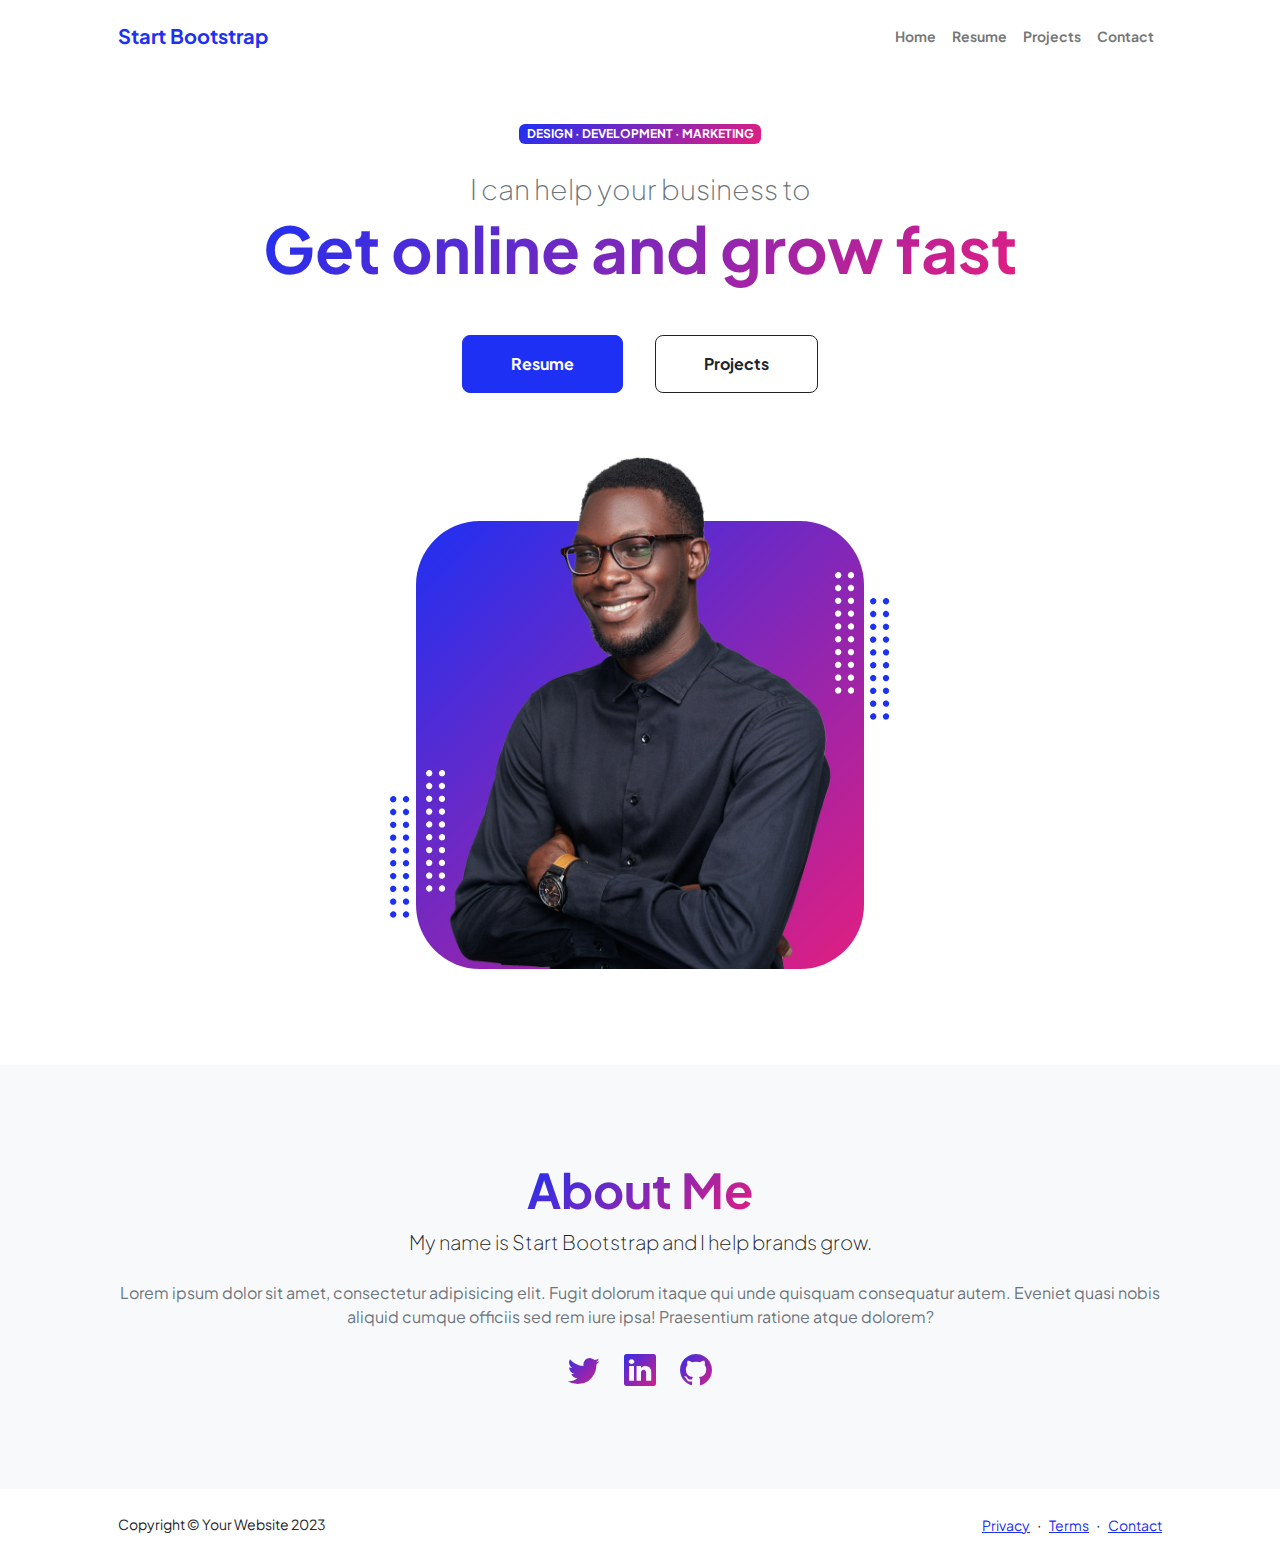
<file: startbootstrap-personal-gh-pages/index.html>
<!DOCTYPE html>
<html lang="en">
    <head>
        <meta charset="utf-8" />
        <meta name="viewport" content="width=device-width, initial-scale=1, shrink-to-fit=no" />
        <meta name="description" content="" />
        <meta name="author" content="" />
        <title>Personal - Start Bootstrap Theme</title>
        <!-- Favicon-->
        <link rel="icon" type="image/x-icon" href="assets/favicon.ico" />
        <!-- Custom Google font-->
        <link rel="preconnect" href="https://fonts.googleapis.com" />
        <link rel="preconnect" href="https://fonts.gstatic.com" crossorigin />
        <link href="https://fonts.googleapis.com/css2?family=Plus+Jakarta+Sans:wght@100;200;300;400;500;600;700;800;900&amp;display=swap" rel="stylesheet" />
        <!-- Bootstrap icons-->
        <link href="https://cdn.jsdelivr.net/npm/bootstrap-icons@1.8.1/font/bootstrap-icons.css" rel="stylesheet" />
        <!-- Core theme CSS (includes Bootstrap)-->
        <link href="css/styles.css" rel="stylesheet" />
    </head>
    <body class="d-flex flex-column h-100">
        <main class="flex-shrink-0">
            <!-- Navigation-->
            <nav class="navbar navbar-expand-lg navbar-light bg-white py-3">
                <div class="container px-5">
                    <a class="navbar-brand" href="index.html"><span class="fw-bolder text-primary">Start Bootstrap</span></a>
                    <button class="navbar-toggler" type="button" data-bs-toggle="collapse" data-bs-target="#navbarSupportedContent" aria-controls="navbarSupportedContent" aria-expanded="false" aria-label="Toggle navigation"><span class="navbar-toggler-icon"></span></button>
                    <div class="collapse navbar-collapse" id="navbarSupportedContent">
                        <ul class="navbar-nav ms-auto mb-2 mb-lg-0 small fw-bolder">
                            <li class="nav-item"><a class="nav-link" href="index.html">Home</a></li>
                            <li class="nav-item"><a class="nav-link" href="resume.html">Resume</a></li>
                            <li class="nav-item"><a class="nav-link" href="projects.html">Projects</a></li>
                            <li class="nav-item"><a class="nav-link" href="contact.html">Contact</a></li>
                        </ul>
                    </div>
                </div>
            </nav>
            <!-- Header-->
            <header class="py-5">
                <div class="container px-5 pb-5">
                    <div class="row gx-5 align-items-center">
                        <div class="col-xxl-5">
                            <!-- Header text content-->
                            <div class="text-center text-xxl-start">
                                <div class="badge bg-gradient-primary-to-secondary text-white mb-4"><div class="text-uppercase">Design &middot; Development &middot; Marketing</div></div>
                                <div class="fs-3 fw-light text-muted">I can help your business to</div>
                                <h1 class="display-3 fw-bolder mb-5"><span class="text-gradient d-inline">Get online and grow fast</span></h1>
                                <div class="d-grid gap-3 d-sm-flex justify-content-sm-center justify-content-xxl-start mb-3">
                                    <a class="btn btn-primary btn-lg px-5 py-3 me-sm-3 fs-6 fw-bolder" href="resume.html">Resume</a>
                                    <a class="btn btn-outline-dark btn-lg px-5 py-3 fs-6 fw-bolder" href="projects.html">Projects</a>
                                </div>
                            </div>
                        </div>
                        <div class="col-xxl-7">
                            <!-- Header profile picture-->
                            <div class="d-flex justify-content-center mt-5 mt-xxl-0">
                                <div class="profile bg-gradient-primary-to-secondary">
                                    <!-- TIP: For best results, use a photo with a transparent background like the demo example below-->
                                    <!-- Watch a tutorial on how to do this on YouTube (link)-->
                                    <img class="profile-img" src="assets/profile.png" alt="..." />
                                    <div class="dots-1">
                                        <!-- SVG Dots-->
                                        <svg version="1.1" xmlns="http://www.w3.org/2000/svg" xmlns:xlink="http://www.w3.org/1999/xlink" x="0px" y="0px" viewBox="0 0 191.6 1215.4" style="enable-background: new 0 0 191.6 1215.4" xml:space="preserve">
                                            <g transform="translate(0.000000,1280.000000) scale(0.100000,-0.100000)">
                                                <path d="M227.7,12788.6c-105-35-200-141-222-248c-43-206,163-412,369-369c155,32,275,190,260,339c-11,105-90,213-190,262        C383.7,12801.6,289.7,12808.6,227.7,12788.6z"></path>
                                                <path d="M1507.7,12788.6c-151-50-253-216-222-362c25-119,136-230,254-255c194-41,395,142,375,339c-11,105-90,213-190,262        C1663.7,12801.6,1569.7,12808.6,1507.7,12788.6z"></path>
                                                <path d="M227.7,11508.6c-105-35-200-141-222-248c-43-206,163-412,369-369c155,32,275,190,260,339c-11,105-90,213-190,262        C383.7,11521.6,289.7,11528.6,227.7,11508.6z"></path>
                                                <path d="M1507.7,11508.6c-151-50-253-216-222-362c25-119,136-230,254-255c194-41,395,142,375,339c-11,105-90,213-190,262        C1663.7,11521.6,1569.7,11528.6,1507.7,11508.6z"></path>
                                                <path d="M227.7,10228.6c-105-35-200-141-222-248c-43-206,163-412,369-369c155,32,275,190,260,339c-11,105-90,213-190,262        C383.7,10241.6,289.7,10248.6,227.7,10228.6z"></path>
                                                <path d="M1507.7,10228.6c-105-35-200-141-222-248c-43-206,163-412,369-369c155,32,275,190,260,339c-11,105-90,213-190,262        C1663.7,10241.6,1569.7,10248.6,1507.7,10228.6z"></path>
                                                <path d="M227.7,8948.6c-105-35-200-141-222-248c-43-206,163-412,369-369c155,32,275,190,260,339c-11,105-90,213-190,262        C383.7,8961.6,289.7,8968.6,227.7,8948.6z"></path>
                                                <path d="M1507.7,8948.6c-105-35-200-141-222-248c-43-206,163-412,369-369c155,32,275,190,260,339c-11,105-90,213-190,262        C1663.7,8961.6,1569.7,8968.6,1507.7,8948.6z"></path>
                                                <path d="M227.7,7668.6c-105-35-200-141-222-248c-43-206,163-412,369-369c155,32,275,190,260,339c-11,105-90,213-190,262        C383.7,7681.6,289.7,7688.6,227.7,7668.6z"></path>
                                                <path d="M1507.7,7668.6c-105-35-200-141-222-248c-43-206,163-412,369-369c155,32,275,190,260,339c-11,105-90,213-190,262        C1663.7,7681.6,1569.7,7688.6,1507.7,7668.6z"></path>
                                                <path d="M227.7,6388.6c-105-35-200-141-222-248c-43-206,163-412,369-369c155,32,275,190,260,339c-11,105-90,213-190,262        C383.7,6401.6,289.7,6408.6,227.7,6388.6z"></path>
                                                <path d="M1507.7,6388.6c-105-35-200-141-222-248c-43-206,163-412,369-369c155,32,275,190,260,339c-11,105-90,213-190,262        C1663.7,6401.6,1569.7,6408.6,1507.7,6388.6z"></path>
                                                <path d="M227.7,5108.6c-105-35-200-141-222-248c-43-206,163-412,369-369c155,32,275,190,260,339c-11,105-90,213-190,262        C383.7,5121.6,289.7,5128.6,227.7,5108.6z"></path>
                                                <path d="M1507.7,5108.6c-105-35-200-141-222-248c-43-206,163-412,369-369c155,32,275,190,260,339c-11,105-90,213-190,262        C1663.7,5121.6,1569.7,5128.6,1507.7,5108.6z"></path>
                                                <path d="M227.7,3828.6c-105-35-200-141-222-248c-43-206,163-412,369-369c155,32,275,190,260,339c-11,105-90,213-190,262        C383.7,3841.6,289.7,3848.6,227.7,3828.6z"></path>
                                                <path d="M1507.7,3828.6c-105-35-200-141-222-248c-43-206,163-412,369-369c155,32,275,190,260,339c-11,105-90,213-190,262        C1663.7,3841.6,1569.7,3848.6,1507.7,3828.6z"></path>
                                                <path d="M227.7,2548.6c-105-35-200-141-222-248c-43-206,163-412,369-369c155,32,275,190,260,339c-11,105-90,213-190,262        C383.7,2561.6,289.7,2568.6,227.7,2548.6z"></path>
                                                <path d="M1507.7,2548.6c-105-35-200-141-222-248c-43-206,163-412,369-369c155,32,275,190,260,339c-11,105-90,213-190,262        C1663.7,2561.6,1569.7,2568.6,1507.7,2548.6z"></path>
                                                <path d="M227.7,1268.6c-105-35-200-141-222-248c-43-206,163-412,369-369c155,32,275,190,260,339c-11,105-90,213-190,262        C383.7,1281.6,289.7,1288.6,227.7,1268.6z"></path>
                                                <path d="M1507.7,1268.6c-105-35-200-141-222-248c-43-206,163-412,369-369c155,32,275,190,260,339c-11,105-90,213-190,262        C1663.7,1281.6,1569.7,1288.6,1507.7,1268.6z"></path>
                                            </g>
                                        </svg>
                                        <!-- END of SVG dots-->
                                    </div>
                                    <div class="dots-2">
                                        <!-- SVG Dots-->
                                        <svg version="1.1" xmlns="http://www.w3.org/2000/svg" xmlns:xlink="http://www.w3.org/1999/xlink" x="0px" y="0px" viewBox="0 0 191.6 1215.4" style="enable-background: new 0 0 191.6 1215.4" xml:space="preserve">
                                            <g transform="translate(0.000000,1280.000000) scale(0.100000,-0.100000)">
                                                <path d="M227.7,12788.6c-105-35-200-141-222-248c-43-206,163-412,369-369c155,32,275,190,260,339c-11,105-90,213-190,262        C383.7,12801.6,289.7,12808.6,227.7,12788.6z"></path>
                                                <path d="M1507.7,12788.6c-151-50-253-216-222-362c25-119,136-230,254-255c194-41,395,142,375,339c-11,105-90,213-190,262        C1663.7,12801.6,1569.7,12808.6,1507.7,12788.6z"></path>
                                                <path d="M227.7,11508.6c-105-35-200-141-222-248c-43-206,163-412,369-369c155,32,275,190,260,339c-11,105-90,213-190,262        C383.7,11521.6,289.7,11528.6,227.7,11508.6z"></path>
                                                <path d="M1507.7,11508.6c-151-50-253-216-222-362c25-119,136-230,254-255c194-41,395,142,375,339c-11,105-90,213-190,262        C1663.7,11521.6,1569.7,11528.6,1507.7,11508.6z"></path>
                                                <path d="M227.7,10228.6c-105-35-200-141-222-248c-43-206,163-412,369-369c155,32,275,190,260,339c-11,105-90,213-190,262        C383.7,10241.6,289.7,10248.6,227.7,10228.6z"></path>
                                                <path d="M1507.7,10228.6c-105-35-200-141-222-248c-43-206,163-412,369-369c155,32,275,190,260,339c-11,105-90,213-190,262        C1663.7,10241.6,1569.7,10248.6,1507.7,10228.6z"></path>
                                                <path d="M227.7,8948.6c-105-35-200-141-222-248c-43-206,163-412,369-369c155,32,275,190,260,339c-11,105-90,213-190,262        C383.7,8961.6,289.7,8968.6,227.7,8948.6z"></path>
                                                <path d="M1507.7,8948.6c-105-35-200-141-222-248c-43-206,163-412,369-369c155,32,275,190,260,339c-11,105-90,213-190,262        C1663.7,8961.6,1569.7,8968.6,1507.7,8948.6z"></path>
                                                <path d="M227.7,7668.6c-105-35-200-141-222-248c-43-206,163-412,369-369c155,32,275,190,260,339c-11,105-90,213-190,262        C383.7,7681.6,289.7,7688.6,227.7,7668.6z"></path>
                                                <path d="M1507.7,7668.6c-105-35-200-141-222-248c-43-206,163-412,369-369c155,32,275,190,260,339c-11,105-90,213-190,262        C1663.7,7681.6,1569.7,7688.6,1507.7,7668.6z"></path>
                                                <path d="M227.7,6388.6c-105-35-200-141-222-248c-43-206,163-412,369-369c155,32,275,190,260,339c-11,105-90,213-190,262        C383.7,6401.6,289.7,6408.6,227.7,6388.6z"></path>
                                                <path d="M1507.7,6388.6c-105-35-200-141-222-248c-43-206,163-412,369-369c155,32,275,190,260,339c-11,105-90,213-190,262        C1663.7,6401.6,1569.7,6408.6,1507.7,6388.6z"></path>
                                                <path d="M227.7,5108.6c-105-35-200-141-222-248c-43-206,163-412,369-369c155,32,275,190,260,339c-11,105-90,213-190,262        C383.7,5121.6,289.7,5128.6,227.7,5108.6z"></path>
                                                <path d="M1507.7,5108.6c-105-35-200-141-222-248c-43-206,163-412,369-369c155,32,275,190,260,339c-11,105-90,213-190,262        C1663.7,5121.6,1569.7,5128.6,1507.7,5108.6z"></path>
                                                <path d="M227.7,3828.6c-105-35-200-141-222-248c-43-206,163-412,369-369c155,32,275,190,260,339c-11,105-90,213-190,262        C383.7,3841.6,289.7,3848.6,227.7,3828.6z"></path>
                                                <path d="M1507.7,3828.6c-105-35-200-141-222-248c-43-206,163-412,369-369c155,32,275,190,260,339c-11,105-90,213-190,262        C1663.7,3841.6,1569.7,3848.6,1507.7,3828.6z"></path>
                                                <path d="M227.7,2548.6c-105-35-200-141-222-248c-43-206,163-412,369-369c155,32,275,190,260,339c-11,105-90,213-190,262        C383.7,2561.6,289.7,2568.6,227.7,2548.6z"></path>
                                                <path d="M1507.7,2548.6c-105-35-200-141-222-248c-43-206,163-412,369-369c155,32,275,190,260,339c-11,105-90,213-190,262        C1663.7,2561.6,1569.7,2568.6,1507.7,2548.6z"></path>
                                                <path d="M227.7,1268.6c-105-35-200-141-222-248c-43-206,163-412,369-369c155,32,275,190,260,339c-11,105-90,213-190,262        C383.7,1281.6,289.7,1288.6,227.7,1268.6z"></path>
                                                <path d="M1507.7,1268.6c-105-35-200-141-222-248c-43-206,163-412,369-369c155,32,275,190,260,339c-11,105-90,213-190,262        C1663.7,1281.6,1569.7,1288.6,1507.7,1268.6z"></path>
                                            </g>
                                        </svg>
                                        <!-- END of SVG dots-->
                                    </div>
                                    <div class="dots-3">
                                        <!-- SVG Dots-->
                                        <svg version="1.1" xmlns="http://www.w3.org/2000/svg" xmlns:xlink="http://www.w3.org/1999/xlink" x="0px" y="0px" viewBox="0 0 191.6 1215.4" style="enable-background: new 0 0 191.6 1215.4" xml:space="preserve">
                                            <g transform="translate(0.000000,1280.000000) scale(0.100000,-0.100000)">
                                                <path d="M227.7,12788.6c-105-35-200-141-222-248c-43-206,163-412,369-369c155,32,275,190,260,339c-11,105-90,213-190,262        C383.7,12801.6,289.7,12808.6,227.7,12788.6z"></path>
                                                <path d="M1507.7,12788.6c-151-50-253-216-222-362c25-119,136-230,254-255c194-41,395,142,375,339c-11,105-90,213-190,262        C1663.7,12801.6,1569.7,12808.6,1507.7,12788.6z"></path>
                                                <path d="M227.7,11508.6c-105-35-200-141-222-248c-43-206,163-412,369-369c155,32,275,190,260,339c-11,105-90,213-190,262        C383.7,11521.6,289.7,11528.6,227.7,11508.6z"></path>
                                                <path d="M1507.7,11508.6c-151-50-253-216-222-362c25-119,136-230,254-255c194-41,395,142,375,339c-11,105-90,213-190,262        C1663.7,11521.6,1569.7,11528.6,1507.7,11508.6z"></path>
                                                <path d="M227.7,10228.6c-105-35-200-141-222-248c-43-206,163-412,369-369c155,32,275,190,260,339c-11,105-90,213-190,262        C383.7,10241.6,289.7,10248.6,227.7,10228.6z"></path>
                                                <path d="M1507.7,10228.6c-105-35-200-141-222-248c-43-206,163-412,369-369c155,32,275,190,260,339c-11,105-90,213-190,262        C1663.7,10241.6,1569.7,10248.6,1507.7,10228.6z"></path>
                                                <path d="M227.7,8948.6c-105-35-200-141-222-248c-43-206,163-412,369-369c155,32,275,190,260,339c-11,105-90,213-190,262        C383.7,8961.6,289.7,8968.6,227.7,8948.6z"></path>
                                                <path d="M1507.7,8948.6c-105-35-200-141-222-248c-43-206,163-412,369-369c155,32,275,190,260,339c-11,105-90,213-190,262        C1663.7,8961.6,1569.7,8968.6,1507.7,8948.6z"></path>
                                                <path d="M227.7,7668.6c-105-35-200-141-222-248c-43-206,163-412,369-369c155,32,275,190,260,339c-11,105-90,213-190,262        C383.7,7681.6,289.7,7688.6,227.7,7668.6z"></path>
                                                <path d="M1507.7,7668.6c-105-35-200-141-222-248c-43-206,163-412,369-369c155,32,275,190,260,339c-11,105-90,213-190,262        C1663.7,7681.6,1569.7,7688.6,1507.7,7668.6z"></path>
                                                <path d="M227.7,6388.6c-105-35-200-141-222-248c-43-206,163-412,369-369c155,32,275,190,260,339c-11,105-90,213-190,262        C383.7,6401.6,289.7,6408.6,227.7,6388.6z"></path>
                                                <path d="M1507.7,6388.6c-105-35-200-141-222-248c-43-206,163-412,369-369c155,32,275,190,260,339c-11,105-90,213-190,262        C1663.7,6401.6,1569.7,6408.6,1507.7,6388.6z"></path>
                                                <path d="M227.7,5108.6c-105-35-200-141-222-248c-43-206,163-412,369-369c155,32,275,190,260,339c-11,105-90,213-190,262        C383.7,5121.6,289.7,5128.6,227.7,5108.6z"></path>
                                                <path d="M1507.7,5108.6c-105-35-200-141-222-248c-43-206,163-412,369-369c155,32,275,190,260,339c-11,105-90,213-190,262        C1663.7,5121.6,1569.7,5128.6,1507.7,5108.6z"></path>
                                                <path d="M227.7,3828.6c-105-35-200-141-222-248c-43-206,163-412,369-369c155,32,275,190,260,339c-11,105-90,213-190,262        C383.7,3841.6,289.7,3848.6,227.7,3828.6z"></path>
                                                <path d="M1507.7,3828.6c-105-35-200-141-222-248c-43-206,163-412,369-369c155,32,275,190,260,339c-11,105-90,213-190,262        C1663.7,3841.6,1569.7,3848.6,1507.7,3828.6z"></path>
                                                <path d="M227.7,2548.6c-105-35-200-141-222-248c-43-206,163-412,369-369c155,32,275,190,260,339c-11,105-90,213-190,262        C383.7,2561.6,289.7,2568.6,227.7,2548.6z"></path>
                                                <path d="M1507.7,2548.6c-105-35-200-141-222-248c-43-206,163-412,369-369c155,32,275,190,260,339c-11,105-90,213-190,262        C1663.7,2561.6,1569.7,2568.6,1507.7,2548.6z"></path>
                                                <path d="M227.7,1268.6c-105-35-200-141-222-248c-43-206,163-412,369-369c155,32,275,190,260,339c-11,105-90,213-190,262        C383.7,1281.6,289.7,1288.6,227.7,1268.6z"></path>
                                                <path d="M1507.7,1268.6c-105-35-200-141-222-248c-43-206,163-412,369-369c155,32,275,190,260,339c-11,105-90,213-190,262        C1663.7,1281.6,1569.7,1288.6,1507.7,1268.6z"></path>
                                            </g>
                                        </svg>
                                        <!-- END of SVG dots-->
                                    </div>
                                    <div class="dots-4">
                                        <!-- SVG Dots-->
                                        <svg version="1.1" xmlns="http://www.w3.org/2000/svg" xmlns:xlink="http://www.w3.org/1999/xlink" x="0px" y="0px" viewBox="0 0 191.6 1215.4" style="enable-background: new 0 0 191.6 1215.4" xml:space="preserve">
                                            <g transform="translate(0.000000,1280.000000) scale(0.100000,-0.100000)">
                                                <path d="M227.7,12788.6c-105-35-200-141-222-248c-43-206,163-412,369-369c155,32,275,190,260,339c-11,105-90,213-190,262        C383.7,12801.6,289.7,12808.6,227.7,12788.6z"></path>
                                                <path d="M1507.7,12788.6c-151-50-253-216-222-362c25-119,136-230,254-255c194-41,395,142,375,339c-11,105-90,213-190,262        C1663.7,12801.6,1569.7,12808.6,1507.7,12788.6z"></path>
                                                <path d="M227.7,11508.6c-105-35-200-141-222-248c-43-206,163-412,369-369c155,32,275,190,260,339c-11,105-90,213-190,262        C383.7,11521.6,289.7,11528.6,227.7,11508.6z"></path>
                                                <path d="M1507.7,11508.6c-151-50-253-216-222-362c25-119,136-230,254-255c194-41,395,142,375,339c-11,105-90,213-190,262        C1663.7,11521.6,1569.7,11528.6,1507.7,11508.6z"></path>
                                                <path d="M227.7,10228.6c-105-35-200-141-222-248c-43-206,163-412,369-369c155,32,275,190,260,339c-11,105-90,213-190,262        C383.7,10241.6,289.7,10248.6,227.7,10228.6z"></path>
                                                <path d="M1507.7,10228.6c-105-35-200-141-222-248c-43-206,163-412,369-369c155,32,275,190,260,339c-11,105-90,213-190,262        C1663.7,10241.6,1569.7,10248.6,1507.7,10228.6z"></path>
                                                <path d="M227.7,8948.6c-105-35-200-141-222-248c-43-206,163-412,369-369c155,32,275,190,260,339c-11,105-90,213-190,262        C383.7,8961.6,289.7,8968.6,227.7,8948.6z"></path>
                                                <path d="M1507.7,8948.6c-105-35-200-141-222-248c-43-206,163-412,369-369c155,32,275,190,260,339c-11,105-90,213-190,262        C1663.7,8961.6,1569.7,8968.6,1507.7,8948.6z"></path>
                                                <path d="M227.7,7668.6c-105-35-200-141-222-248c-43-206,163-412,369-369c155,32,275,190,260,339c-11,105-90,213-190,262        C383.7,7681.6,289.7,7688.6,227.7,7668.6z"></path>
                                                <path d="M1507.7,7668.6c-105-35-200-141-222-248c-43-206,163-412,369-369c155,32,275,190,260,339c-11,105-90,213-190,262        C1663.7,7681.6,1569.7,7688.6,1507.7,7668.6z"></path>
                                                <path d="M227.7,6388.6c-105-35-200-141-222-248c-43-206,163-412,369-369c155,32,275,190,260,339c-11,105-90,213-190,262        C383.7,6401.6,289.7,6408.6,227.7,6388.6z"></path>
                                                <path d="M1507.7,6388.6c-105-35-200-141-222-248c-43-206,163-412,369-369c155,32,275,190,260,339c-11,105-90,213-190,262        C1663.7,6401.6,1569.7,6408.6,1507.7,6388.6z"></path>
                                                <path d="M227.7,5108.6c-105-35-200-141-222-248c-43-206,163-412,369-369c155,32,275,190,260,339c-11,105-90,213-190,262        C383.7,5121.6,289.7,5128.6,227.7,5108.6z"></path>
                                                <path d="M1507.7,5108.6c-105-35-200-141-222-248c-43-206,163-412,369-369c155,32,275,190,260,339c-11,105-90,213-190,262        C1663.7,5121.6,1569.7,5128.6,1507.7,5108.6z"></path>
                                                <path d="M227.7,3828.6c-105-35-200-141-222-248c-43-206,163-412,369-369c155,32,275,190,260,339c-11,105-90,213-190,262        C383.7,3841.6,289.7,3848.6,227.7,3828.6z"></path>
                                                <path d="M1507.7,3828.6c-105-35-200-141-222-248c-43-206,163-412,369-369c155,32,275,190,260,339c-11,105-90,213-190,262        C1663.7,3841.6,1569.7,3848.6,1507.7,3828.6z"></path>
                                                <path d="M227.7,2548.6c-105-35-200-141-222-248c-43-206,163-412,369-369c155,32,275,190,260,339c-11,105-90,213-190,262        C383.7,2561.6,289.7,2568.6,227.7,2548.6z"></path>
                                                <path d="M1507.7,2548.6c-105-35-200-141-222-248c-43-206,163-412,369-369c155,32,275,190,260,339c-11,105-90,213-190,262        C1663.7,2561.6,1569.7,2568.6,1507.7,2548.6z"></path>
                                                <path d="M227.7,1268.6c-105-35-200-141-222-248c-43-206,163-412,369-369c155,32,275,190,260,339c-11,105-90,213-190,262        C383.7,1281.6,289.7,1288.6,227.7,1268.6z"></path>
                                                <path d="M1507.7,1268.6c-105-35-200-141-222-248c-43-206,163-412,369-369c155,32,275,190,260,339c-11,105-90,213-190,262        C1663.7,1281.6,1569.7,1288.6,1507.7,1268.6z"></path>
                                            </g>
                                        </svg>
                                        <!-- END of SVG dots-->
                                    </div>
                                </div>
                            </div>
                        </div>
                    </div>
                </div>
            </header>
            <!-- About Section-->
            <section class="bg-light py-5">
                <div class="container px-5">
                    <div class="row gx-5 justify-content-center">
                        <div class="col-xxl-8">
                            <div class="text-center my-5">
                                <h2 class="display-5 fw-bolder"><span class="text-gradient d-inline">About Me</span></h2>
                                <p class="lead fw-light mb-4">My name is Start Bootstrap and I help brands grow.</p>
                                <p class="text-muted">Lorem ipsum dolor sit amet, consectetur adipisicing elit. Fugit dolorum itaque qui unde quisquam consequatur autem. Eveniet quasi nobis aliquid cumque officiis sed rem iure ipsa! Praesentium ratione atque dolorem?</p>
                                <div class="d-flex justify-content-center fs-2 gap-4">
                                    <a class="text-gradient" href="#!"><i class="bi bi-twitter"></i></a>
                                    <a class="text-gradient" href="#!"><i class="bi bi-linkedin"></i></a>
                                    <a class="text-gradient" href="#!"><i class="bi bi-github"></i></a>
                                </div>
                            </div>
                        </div>
                    </div>
                </div>
            </section>
        </main>
        <!-- Footer-->
        <footer class="bg-white py-4 mt-auto">
            <div class="container px-5">
                <div class="row align-items-center justify-content-between flex-column flex-sm-row">
                    <div class="col-auto"><div class="small m-0">Copyright &copy; Your Website 2023</div></div>
                    <div class="col-auto">
                        <a class="small" href="#!">Privacy</a>
                        <span class="mx-1">&middot;</span>
                        <a class="small" href="#!">Terms</a>
                        <span class="mx-1">&middot;</span>
                        <a class="small" href="#!">Contact</a>
                    </div>
                </div>
            </div>
        </footer>
        <!-- Bootstrap core JS-->
        <script src="https://cdn.jsdelivr.net/npm/bootstrap@5.2.3/dist/js/bootstrap.bundle.min.js"></script>
        <!-- Core theme JS-->
        <script src="js/scripts.js"></script>
    </body>
</html>
</file>
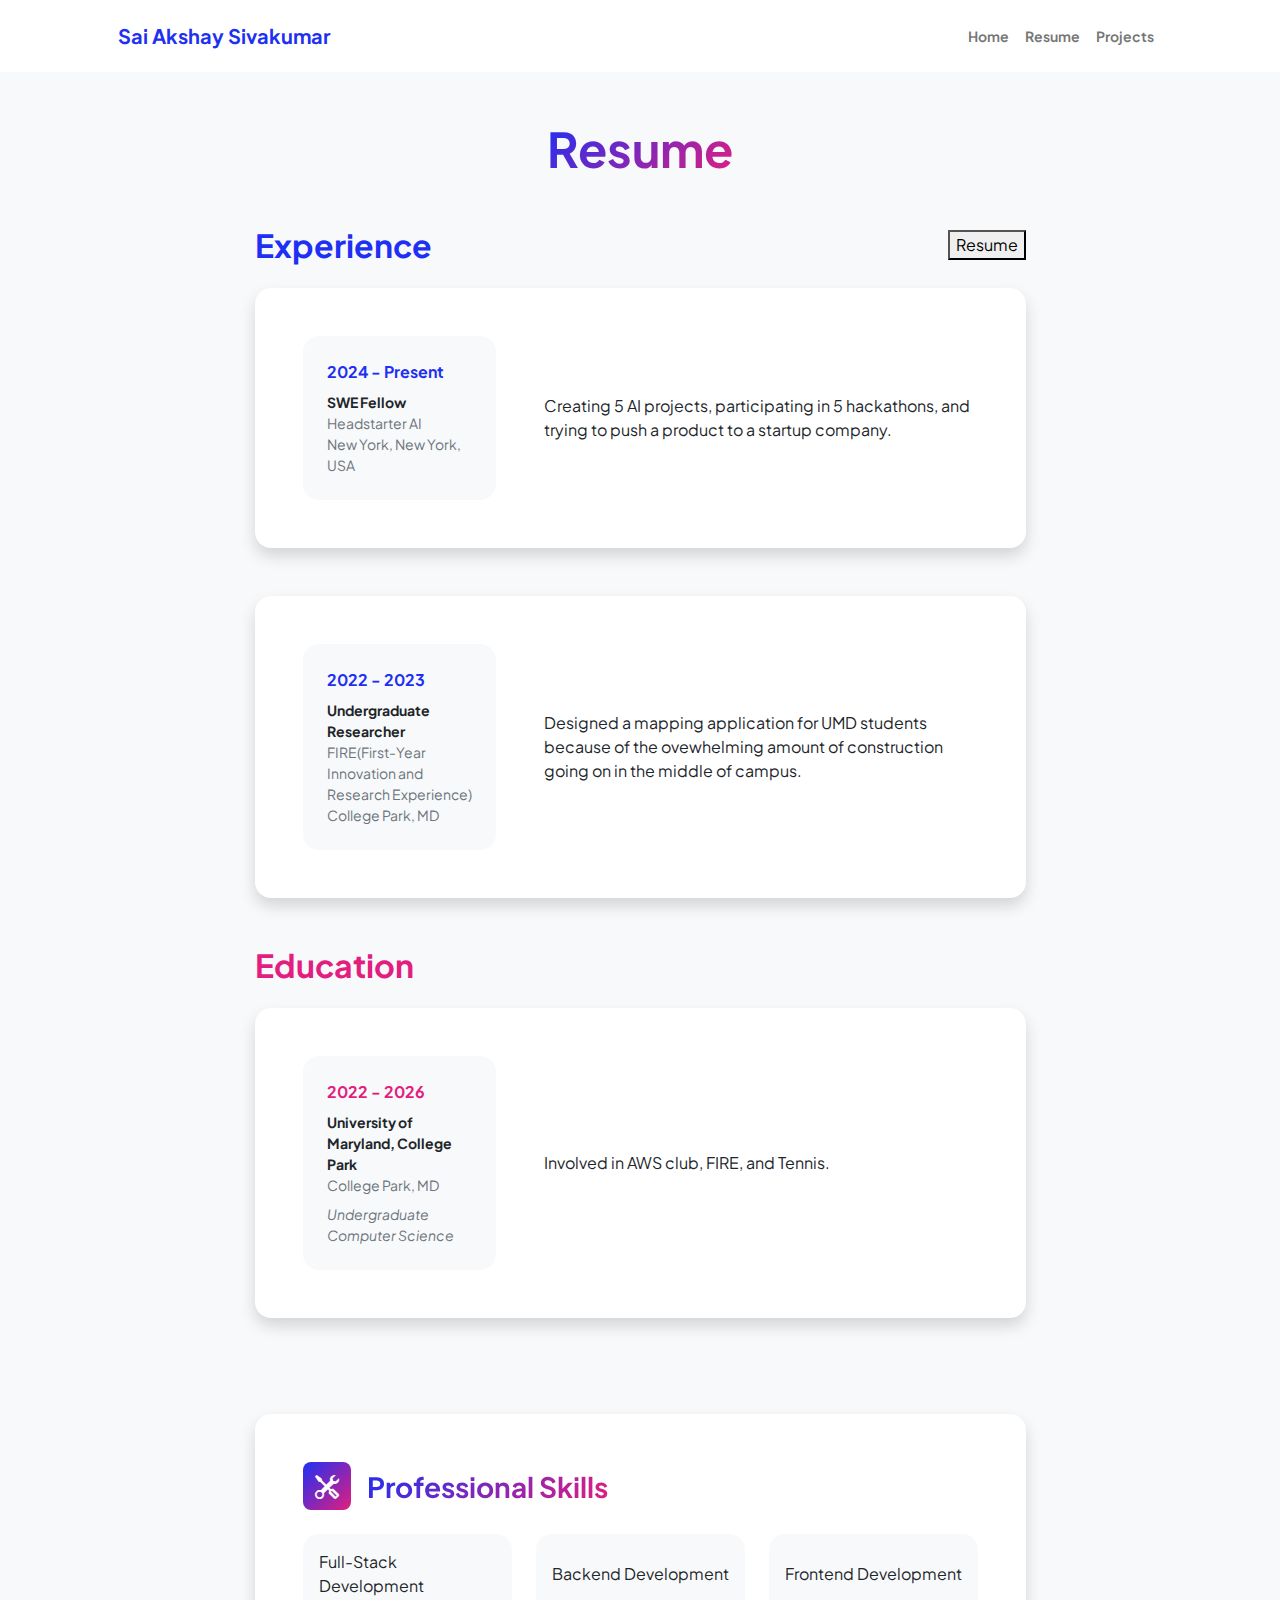
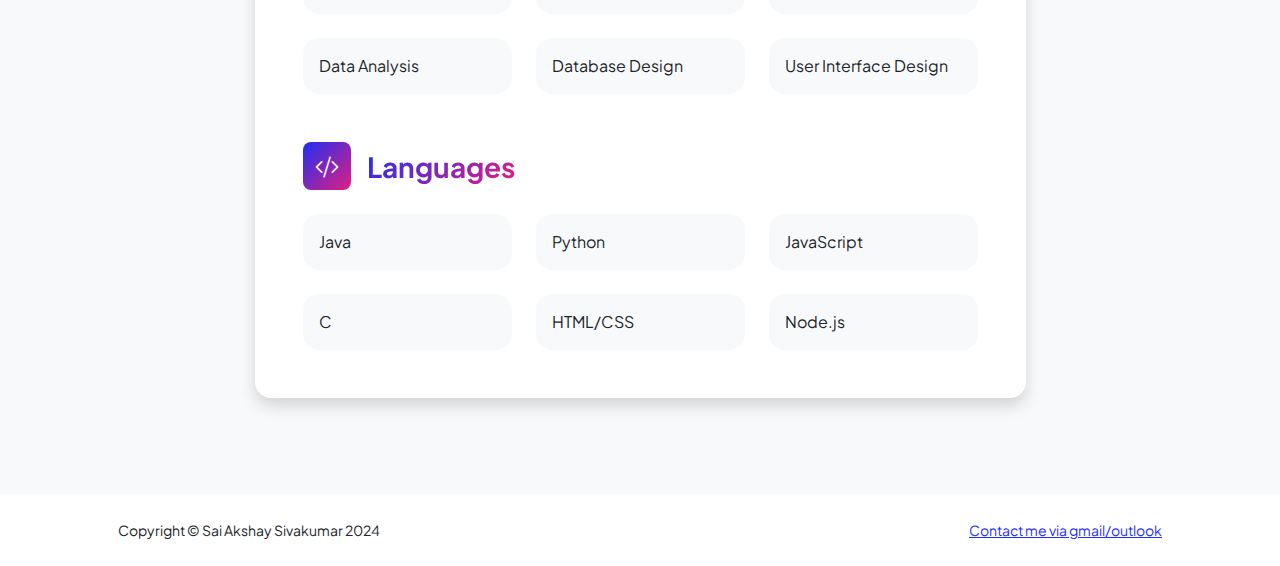
<file: resume.html>
<!DOCTYPE html>
<html lang="en">
    <head>
        <meta charset="utf-8" />
        <meta name="viewport" content="width=device-width, initial-scale=1, shrink-to-fit=no" />
        <meta name="description" content="" />
        <meta name="author" content="" />
        <title>Personal - Start Bootstrap Template</title>
        <!-- Favicon-->
        <link rel="icon" type="image/x-icon" href="assets/favicon.ico" />
        <!-- Custom Google font-->
        <link rel="preconnect" href="https://fonts.googleapis.com" />
        <link rel="preconnect" href="https://fonts.gstatic.com" crossorigin />
        <link href="https://fonts.googleapis.com/css2?family=Plus+Jakarta+Sans:wght@100;200;300;400;500;600;700;800;900&amp;display=swap" rel="stylesheet" />
        <!-- Bootstrap icons-->
        <link href="https://cdn.jsdelivr.net/npm/bootstrap-icons@1.8.1/font/bootstrap-icons.css" rel="stylesheet" />
        <!-- Core theme CSS (includes Bootstrap)-->
        <link href="css/styles.css" rel="stylesheet" />
    </head>
    <body class="d-flex flex-column h-100 bg-light">
        <main class="flex-shrink-0">
            <!-- Navigation-->
            <nav class="navbar navbar-expand-lg navbar-light bg-white py-3">
                <div class="container px-5">
                    <a class="navbar-brand" href="index.html"><span class="fw-bolder text-primary">Sai Akshay Sivakumar</span></a>
                    <button class="navbar-toggler" type="button" data-bs-toggle="collapse" data-bs-target="#navbarSupportedContent" aria-controls="navbarSupportedContent" aria-expanded="false" aria-label="Toggle navigation"><span class="navbar-toggler-icon"></span></button>
                    <div class="collapse navbar-collapse" id="navbarSupportedContent">
                        <ul class="navbar-nav ms-auto mb-2 mb-lg-0 small fw-bolder">
                            <li class="nav-item"><a class="nav-link" href="index.html">Home</a></li>
                            <li class="nav-item"><a class="nav-link" href="resume.html">Resume</a></li>
                            <li class="nav-item"><a class="nav-link" href="projects.html">Projects</a></li>
                     
                        </ul>
                    </div>
                </div>
            </nav>
            <!-- Page Content-->
            <div class="container px-5 my-5">
                <div class="text-center mb-5">
                    <h1 class="display-5 fw-bolder mb-0"><span class="text-gradient d-inline">Resume</span></h1>
                </div>
                <div class="row gx-5 justify-content-center">
                    <div class="col-lg-11 col-xl-9 col-xxl-8">
                        <!-- Experience Section-->
                        <section>
                            <div class="d-flex align-items-center justify-content-between mb-4">
                                <h2 class="text-primary fw-bolder mb-0">Experience</h2>
                                <!-- Download resume button-->
                                <!-- Note: Set the link href target to a PDF file within your project-->
                             <a href="https://docs.google.com/document/d/1tCBPn3XDqfdxaXsWfjWZF5ZC-0i8pS-6f_8sKO_6xgk/edit" target="_blank">
                       <button type="button">Resume</button>
                                  </a>

                        
                            </div>
                            <!-- Experience Card 1-->
                            <div class="card shadow border-0 rounded-4 mb-5">
                                <div class="card-body p-5">
                                    <div class="row align-items-center gx-5">
                                        <div class="col text-center text-lg-start mb-4 mb-lg-0">
                                            <div class="bg-light p-4 rounded-4">
                                                <div class="text-primary fw-bolder mb-2">2024 - Present</div>
                                                <div class="small fw-bolder">SWE Fellow</div>
                                                <div class="small text-muted">Headstarter AI</div>
                                                <div class="small text-muted">New York, New York, USA</div>
                                            </div>
                                        </div>
                                        <div class="col-lg-8"><div> Creating 5 AI projects, participating in 5 hackathons, and trying to push a product to a startup company.</div></div>
                                    </div>
                                </div>
                            </div>
                            <!-- Experience Card 2-->
                            <div class="card shadow border-0 rounded-4 mb-5">
                                <div class="card-body p-5">
                                    <div class="row align-items-center gx-5">
                                        <div class="col text-center text-lg-start mb-4 mb-lg-0">
                                            <div class="bg-light p-4 rounded-4">
                                                <div class="text-primary fw-bolder mb-2">2022 - 2023</div>
                                                <div class="small fw-bolder">Undergraduate Researcher</div>
                                                <div class="small text-muted">FIRE(First-Year Innovation and Research Experience)</div>
                                                <div class="small text-muted">College Park, MD</div>
                                            </div>
                                        </div>
                                        <div class="col-lg-8"><div>Designed a mapping application for UMD students because of the ovewhelming amount of construction going on in the middle of campus.</div></div>
                                    </div>
                                </div>
                            </div>
                        </section>
                        <!-- Education Section-->
                        <section>
                            <h2 class="text-secondary fw-bolder mb-4">Education</h2>
                            <!-- Education Card 1-->
                            <div class="card shadow border-0 rounded-4 mb-5">
                                <div class="card-body p-5">
                                    <div class="row align-items-center gx-5">
                                        <div class="col text-center text-lg-start mb-4 mb-lg-0">
                                            <div class="bg-light p-4 rounded-4">
                                                <div class="text-secondary fw-bolder mb-2">2022 - 2026</div>
                                                <div class="mb-2">
                                                    <div class="small fw-bolder">University of Maryland, College Park</div>
                                                    <div class="small text-muted">College Park, MD</div>
                                                </div>
                                                <div class="fst-italic">
                                                    <div class="small text-muted">Undergraduate</div>
                                                    <div class="small text-muted">Computer Science</div>
                                                </div>
                                            </div>
                                        </div>
                                        <div class="col-lg-8"><div>Involved in AWS club, FIRE, and Tennis.</div></div>
                                    </div>
                                </div>
                            </div>
                        
                        </section>
                        <!-- Divider-->
                        <div class="pb-5"></div>
                        <!-- Skills Section-->
                        <section>
                            <!-- Skillset Card-->
                            <div class="card shadow border-0 rounded-4 mb-5">
                                <div class="card-body p-5">
                                    <!-- Professional skills list-->
                                    <div class="mb-5">
                                        <div class="d-flex align-items-center mb-4">
                                            <div class="feature bg-primary bg-gradient-primary-to-secondary text-white rounded-3 me-3"><i class="bi bi-tools"></i></div>
                                            <h3 class="fw-bolder mb-0"><span class="text-gradient d-inline">Professional Skills</span></h3>
                                        </div>
                                        <div class="row row-cols-1 row-cols-md-3 mb-4">
                                            <div class="col mb-4 mb-md-0"><div class="d-flex align-items-center bg-light rounded-4 p-3 h-100">Full-Stack Development</div></div>
                                            <div class="col mb-4 mb-md-0"><div class="d-flex align-items-center bg-light rounded-4 p-3 h-100">Backend Development</div></div>
                                            <div class="col"><div class="d-flex align-items-center bg-light rounded-4 p-3 h-100">Frontend Development</div></div>
                                        </div>
                                        <div class="row row-cols-1 row-cols-md-3">
                                            <div class="col mb-4 mb-md-0"><div class="d-flex align-items-center bg-light rounded-4 p-3 h-100">Data Analysis</div></div>
                                            <div class="col mb-4 mb-md-0"><div class="d-flex align-items-center bg-light rounded-4 p-3 h-100">Database Design</div></div>
                                            <div class="col"><div class="d-flex align-items-center bg-light rounded-4 p-3 h-100">User Interface Design</div></div>
                                        </div>
                                    </div>
                                    <!-- Languages list-->
                                    <div class="mb-0">
                                        <div class="d-flex align-items-center mb-4">
                                            <div class="feature bg-primary bg-gradient-primary-to-secondary text-white rounded-3 me-3"><i class="bi bi-code-slash"></i></div>
                                            <h3 class="fw-bolder mb-0"><span class="text-gradient d-inline">Languages</span></h3>
                                        </div>
                                        <div class="row row-cols-1 row-cols-md-3 mb-4">
                                            <div class="col mb-4 mb-md-0"><div class="d-flex align-items-center bg-light rounded-4 p-3 h-100">Java</div></div>
                                            <div class="col mb-4 mb-md-0"><div class="d-flex align-items-center bg-light rounded-4 p-3 h-100">Python</div></div>
                                            <div class="col"><div class="d-flex align-items-center bg-light rounded-4 p-3 h-100">JavaScript</div></div>
                                        </div>
                                        <div class="row row-cols-1 row-cols-md-3">
                                            <div class="col mb-4 mb-md-0"><div class="d-flex align-items-center bg-light rounded-4 p-3 h-100">C</div></div>
                                            <div class="col mb-4 mb-md-0"><div class="d-flex align-items-center bg-light rounded-4 p-3 h-100">HTML/CSS</div></div>
                                            <div class="col"><div class="d-flex align-items-center bg-light rounded-4 p-3 h-100">Node.js</div></div>
                                        </div>
                                    </div>
                                </div>
                            </div>
                        </section>
                    </div>
                </div>
            </div>
        </main>
        <!-- Footer-->
        <footer class="bg-white py-4 mt-auto">
            <div class="container px-5">
                <div class="row align-items-center justify-content-between flex-column flex-sm-row">
                    <div class="col-auto"><div class="small m-0">Copyright &copy; Sai Akshay Sivakumar 2024</div></div>
                    <div class="col-auto">
                        <a class="small" href="mailto:saisivakumar2004@gmail.com" target="_blank" >Contact me via gmail/outlook</a>
                    </div>
                </div>
            </div>
        </footer>
        <!-- Bootstrap core JS-->
        <script src="https://cdn.jsdelivr.net/npm/bootstrap@5.2.3/dist/js/bootstrap.bundle.min.js"></script>
        <!-- Core theme JS-->
        <script src="js/scripts.js"></script>
    </body>
</html>
</file>
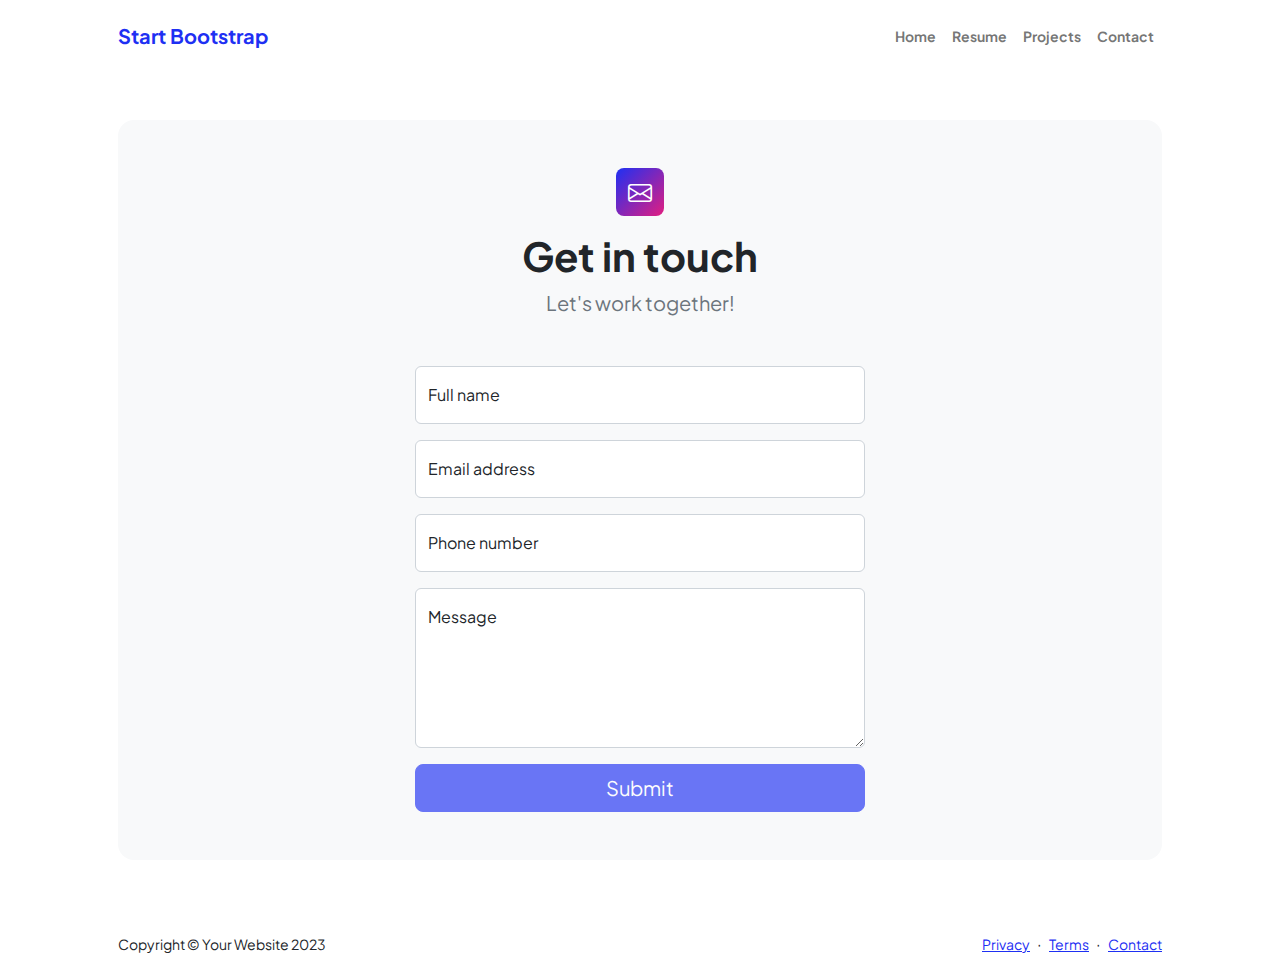
<file: startbootstrap-personal-gh-pages/contact.html>
<!DOCTYPE html>
<html lang="en">
    <head>
        <meta charset="utf-8" />
        <meta name="viewport" content="width=device-width, initial-scale=1, shrink-to-fit=no" />
        <meta name="description" content />
        <meta name="author" content />
        <title>Modern Business - Start Bootstrap Template</title>
        <!-- Favicon-->
        <link rel="icon" type="image/x-icon" href="assets/favicon.ico" />
        <!-- Custom Google font-->
        <link rel="preconnect" href="https://fonts.googleapis.com" />
        <link rel="preconnect" href="https://fonts.gstatic.com" crossorigin />
        <link href="https://fonts.googleapis.com/css2?family=Plus+Jakarta+Sans:wght@100;200;300;400;500;600;700;800;900&amp;display=swap" rel="stylesheet" />
        <!-- Bootstrap icons-->
        <link href="https://cdn.jsdelivr.net/npm/bootstrap-icons@1.8.1/font/bootstrap-icons.css" rel="stylesheet" />
        <!-- Core theme CSS (includes Bootstrap)-->
        <link href="css/styles.css" rel="stylesheet" />
    </head>
    <body class="d-flex flex-column">
        <main class="flex-shrink-0">
            <!-- Navigation-->
            <nav class="navbar navbar-expand-lg navbar-light bg-white py-3">
                <div class="container px-5">
                    <a class="navbar-brand" href="index.html"><span class="fw-bolder text-primary">Start Bootstrap</span></a>
                    <button class="navbar-toggler" type="button" data-bs-toggle="collapse" data-bs-target="#navbarSupportedContent" aria-controls="navbarSupportedContent" aria-expanded="false" aria-label="Toggle navigation"><span class="navbar-toggler-icon"></span></button>
                    <div class="collapse navbar-collapse" id="navbarSupportedContent">
                        <ul class="navbar-nav ms-auto mb-2 mb-lg-0 small fw-bolder">
                            <li class="nav-item"><a class="nav-link" href="index.html">Home</a></li>
                            <li class="nav-item"><a class="nav-link" href="resume.html">Resume</a></li>
                            <li class="nav-item"><a class="nav-link" href="projects.html">Projects</a></li>
                            <li class="nav-item"><a class="nav-link" href="contact.html">Contact</a></li>
                        </ul>
                    </div>
                </div>
            </nav>
            <!-- Page content-->
            <section class="py-5">
                <div class="container px-5">
                    <!-- Contact form-->
                    <div class="bg-light rounded-4 py-5 px-4 px-md-5">
                        <div class="text-center mb-5">
                            <div class="feature bg-primary bg-gradient-primary-to-secondary text-white rounded-3 mb-3"><i class="bi bi-envelope"></i></div>
                            <h1 class="fw-bolder">Get in touch</h1>
                            <p class="lead fw-normal text-muted mb-0">Let's work together!</p>
                        </div>
                        <div class="row gx-5 justify-content-center">
                            <div class="col-lg-8 col-xl-6">
                                <!-- * * * * * * * * * * * * * * *-->
                                <!-- * * SB Forms Contact Form * *-->
                                <!-- * * * * * * * * * * * * * * *-->
                                <!-- This form is pre-integrated with SB Forms.-->
                                <!-- To make this form functional, sign up at-->
                                <!-- https://startbootstrap.com/solution/contact-forms-->
                                <!-- to get an API token!-->
                                <form id="contactForm" data-sb-form-api-token="API_TOKEN">
                                    <!-- Name input-->
                                    <div class="form-floating mb-3">
                                        <input class="form-control" id="name" type="text" placeholder="Enter your name..." data-sb-validations="required" />
                                        <label for="name">Full name</label>
                                        <div class="invalid-feedback" data-sb-feedback="name:required">A name is required.</div>
                                    </div>
                                    <!-- Email address input-->
                                    <div class="form-floating mb-3">
                                        <input class="form-control" id="email" type="email" placeholder="name@example.com" data-sb-validations="required,email" />
                                        <label for="email">Email address</label>
                                        <div class="invalid-feedback" data-sb-feedback="email:required">An email is required.</div>
                                        <div class="invalid-feedback" data-sb-feedback="email:email">Email is not valid.</div>
                                    </div>
                                    <!-- Phone number input-->
                                    <div class="form-floating mb-3">
                                        <input class="form-control" id="phone" type="tel" placeholder="(123) 456-7890" data-sb-validations="required" />
                                        <label for="phone">Phone number</label>
                                        <div class="invalid-feedback" data-sb-feedback="phone:required">A phone number is required.</div>
                                    </div>
                                    <!-- Message input-->
                                    <div class="form-floating mb-3">
                                        <textarea class="form-control" id="message" type="text" placeholder="Enter your message here..." style="height: 10rem" data-sb-validations="required"></textarea>
                                        <label for="message">Message</label>
                                        <div class="invalid-feedback" data-sb-feedback="message:required">A message is required.</div>
                                    </div>
                                    <!-- Submit success message-->
                                    <!---->
                                    <!-- This is what your users will see when the form-->
                                    <!-- has successfully submitted-->
                                    <div class="d-none" id="submitSuccessMessage">
                                        <div class="text-center mb-3">
                                            <div class="fw-bolder">Form submission successful!</div>
                                            To activate this form, sign up at
                                            <br />
                                            <a href="https://startbootstrap.com/solution/contact-forms">https://startbootstrap.com/solution/contact-forms</a>
                                        </div>
                                    </div>
                                    <!-- Submit error message-->
                                    <!---->
                                    <!-- This is what your users will see when there is-->
                                    <!-- an error submitting the form-->
                                    <div class="d-none" id="submitErrorMessage"><div class="text-center text-danger mb-3">Error sending message!</div></div>
                                    <!-- Submit Button-->
                                    <div class="d-grid"><button class="btn btn-primary btn-lg disabled" id="submitButton" type="submit">Submit</button></div>
                                </form>
                            </div>
                        </div>
                    </div>
                </div>
            </section>
        </main>
        <!-- Footer-->
        <footer class="bg-white py-4 mt-auto">
            <div class="container px-5">
                <div class="row align-items-center justify-content-between flex-column flex-sm-row">
                    <div class="col-auto"><div class="small m-0">Copyright &copy; Your Website 2023</div></div>
                    <div class="col-auto">
                        <a class="small" href="#!">Privacy</a>
                        <span class="mx-1">&middot;</span>
                        <a class="small" href="#!">Terms</a>
                        <span class="mx-1">&middot;</span>
                        <a class="small" href="#!">Contact</a>
                    </div>
                </div>
            </div>
        </footer>
        <!-- Bootstrap core JS-->
        <script src="https://cdn.jsdelivr.net/npm/bootstrap@5.2.3/dist/js/bootstrap.bundle.min.js"></script>
        <!-- Core theme JS-->
        <script src="js/scripts.js"></script>
        <!-- * * * * * * * * * * * * * * * * * * * * * * * * * * * * * * * * * * * * * * * *-->
        <!-- * *                               SB Forms JS                               * *-->
        <!-- * * Activate your form at https://startbootstrap.com/solution/contact-forms * *-->
        <!-- * * * * * * * * * * * * * * * * * * * * * * * * * * * * * * * * * * * * * * * *-->
        <script src="https://cdn.startbootstrap.com/sb-forms-latest.js"></script>
    </body>
</html>
</file>
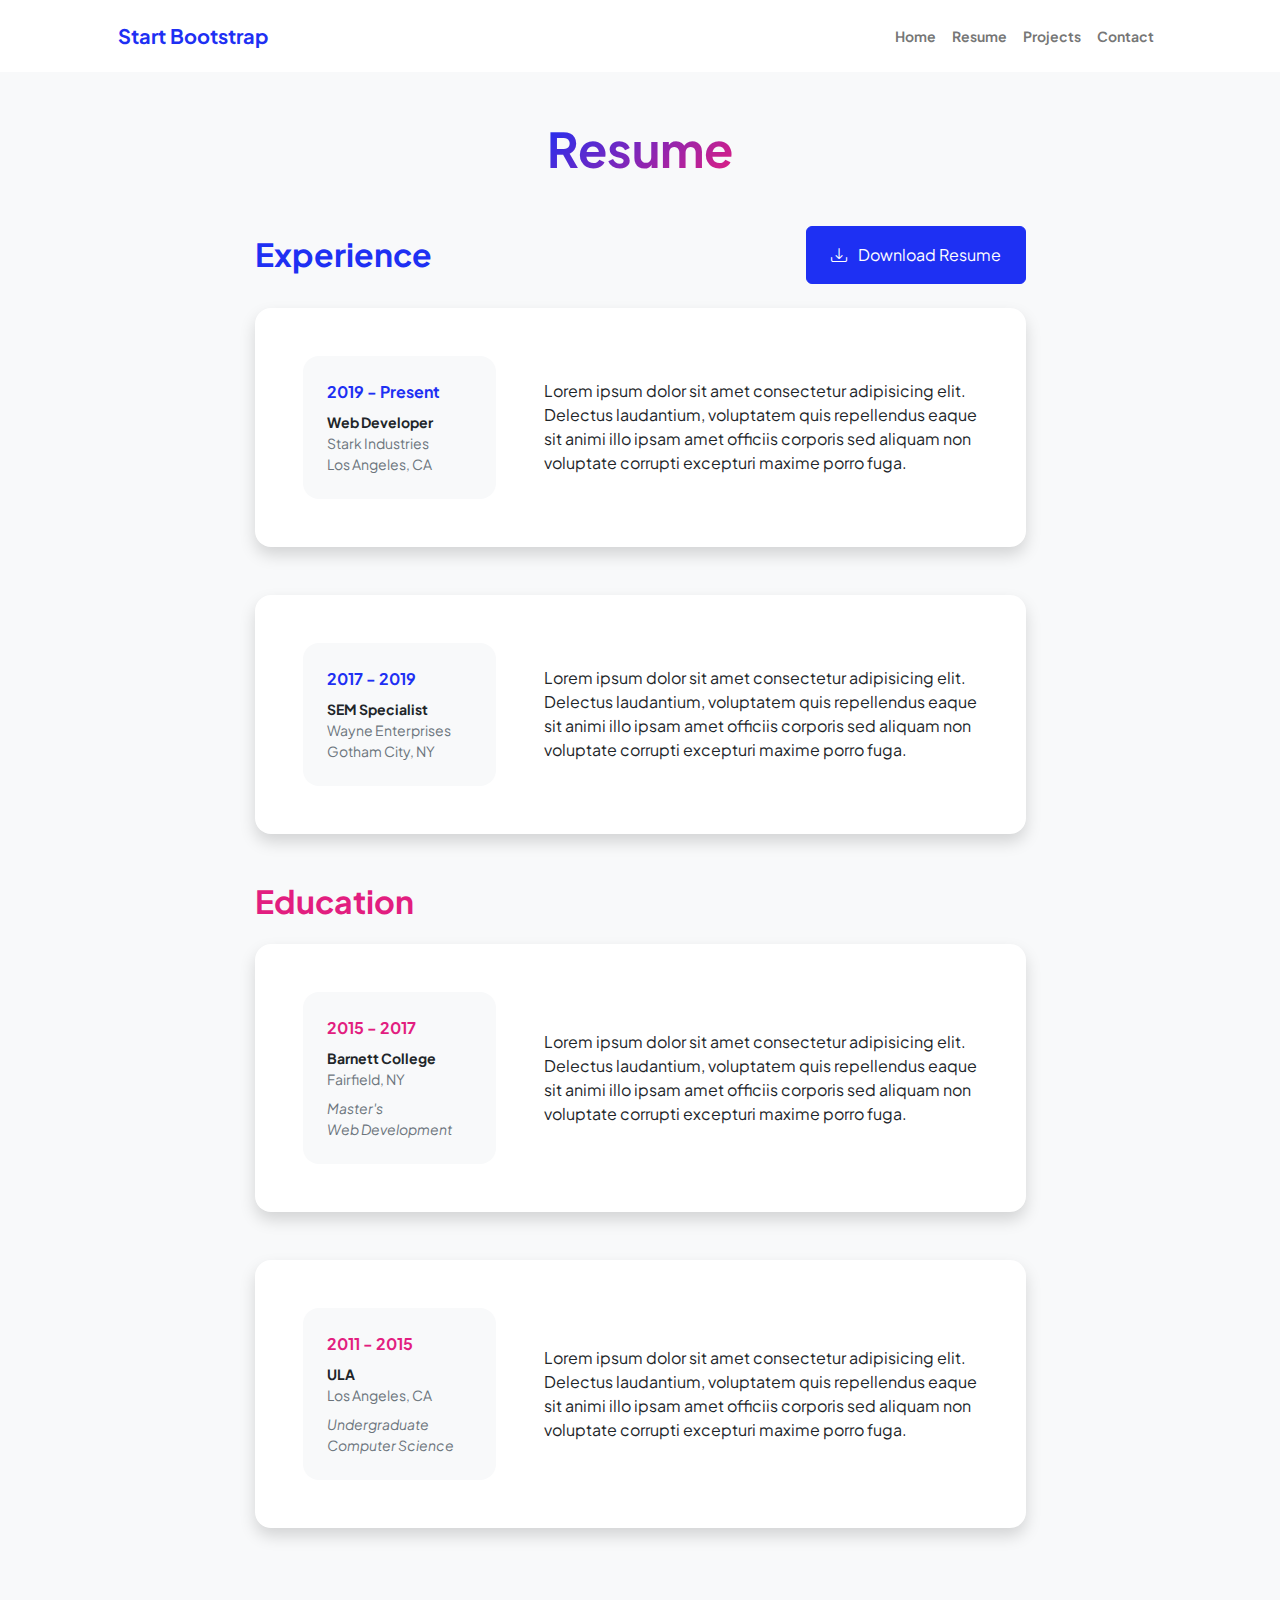
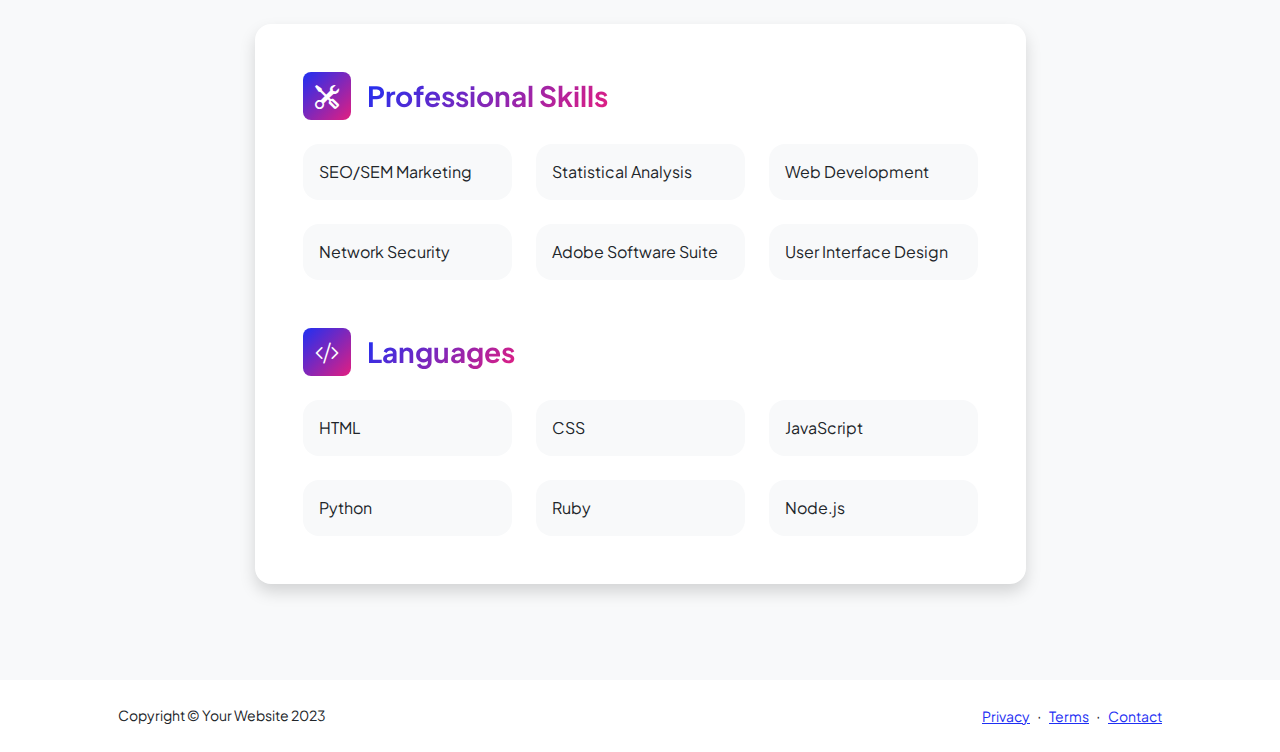
<file: startbootstrap-personal-gh-pages/resume.html>
<!DOCTYPE html>
<html lang="en">
    <head>
        <meta charset="utf-8" />
        <meta name="viewport" content="width=device-width, initial-scale=1, shrink-to-fit=no" />
        <meta name="description" content="" />
        <meta name="author" content="" />
        <title>Personal - Start Bootstrap Template</title>
        <!-- Favicon-->
        <link rel="icon" type="image/x-icon" href="assets/favicon.ico" />
        <!-- Custom Google font-->
        <link rel="preconnect" href="https://fonts.googleapis.com" />
        <link rel="preconnect" href="https://fonts.gstatic.com" crossorigin />
        <link href="https://fonts.googleapis.com/css2?family=Plus+Jakarta+Sans:wght@100;200;300;400;500;600;700;800;900&amp;display=swap" rel="stylesheet" />
        <!-- Bootstrap icons-->
        <link href="https://cdn.jsdelivr.net/npm/bootstrap-icons@1.8.1/font/bootstrap-icons.css" rel="stylesheet" />
        <!-- Core theme CSS (includes Bootstrap)-->
        <link href="css/styles.css" rel="stylesheet" />
    </head>
    <body class="d-flex flex-column h-100 bg-light">
        <main class="flex-shrink-0">
            <!-- Navigation-->
            <nav class="navbar navbar-expand-lg navbar-light bg-white py-3">
                <div class="container px-5">
                    <a class="navbar-brand" href="index.html"><span class="fw-bolder text-primary">Start Bootstrap</span></a>
                    <button class="navbar-toggler" type="button" data-bs-toggle="collapse" data-bs-target="#navbarSupportedContent" aria-controls="navbarSupportedContent" aria-expanded="false" aria-label="Toggle navigation"><span class="navbar-toggler-icon"></span></button>
                    <div class="collapse navbar-collapse" id="navbarSupportedContent">
                        <ul class="navbar-nav ms-auto mb-2 mb-lg-0 small fw-bolder">
                            <li class="nav-item"><a class="nav-link" href="index.html">Home</a></li>
                            <li class="nav-item"><a class="nav-link" href="resume.html">Resume</a></li>
                            <li class="nav-item"><a class="nav-link" href="projects.html">Projects</a></li>
                            <li class="nav-item"><a class="nav-link" href="contact.html">Contact</a></li>
                        </ul>
                    </div>
                </div>
            </nav>
            <!-- Page Content-->
            <div class="container px-5 my-5">
                <div class="text-center mb-5">
                    <h1 class="display-5 fw-bolder mb-0"><span class="text-gradient d-inline">Resume</span></h1>
                </div>
                <div class="row gx-5 justify-content-center">
                    <div class="col-lg-11 col-xl-9 col-xxl-8">
                        <!-- Experience Section-->
                        <section>
                            <div class="d-flex align-items-center justify-content-between mb-4">
                                <h2 class="text-primary fw-bolder mb-0">Experience</h2>
                                <!-- Download resume button-->
                                <!-- Note: Set the link href target to a PDF file within your project-->
                                <a class="btn btn-primary px-4 py-3" href="#!">
                                    <div class="d-inline-block bi bi-download me-2"></div>
                                    Download Resume
                                </a>
                            </div>
                            <!-- Experience Card 1-->
                            <div class="card shadow border-0 rounded-4 mb-5">
                                <div class="card-body p-5">
                                    <div class="row align-items-center gx-5">
                                        <div class="col text-center text-lg-start mb-4 mb-lg-0">
                                            <div class="bg-light p-4 rounded-4">
                                                <div class="text-primary fw-bolder mb-2">2019 - Present</div>
                                                <div class="small fw-bolder">Web Developer</div>
                                                <div class="small text-muted">Stark Industries</div>
                                                <div class="small text-muted">Los Angeles, CA</div>
                                            </div>
                                        </div>
                                        <div class="col-lg-8"><div>Lorem ipsum dolor sit amet consectetur adipisicing elit. Delectus laudantium, voluptatem quis repellendus eaque sit animi illo ipsam amet officiis corporis sed aliquam non voluptate corrupti excepturi maxime porro fuga.</div></div>
                                    </div>
                                </div>
                            </div>
                            <!-- Experience Card 2-->
                            <div class="card shadow border-0 rounded-4 mb-5">
                                <div class="card-body p-5">
                                    <div class="row align-items-center gx-5">
                                        <div class="col text-center text-lg-start mb-4 mb-lg-0">
                                            <div class="bg-light p-4 rounded-4">
                                                <div class="text-primary fw-bolder mb-2">2017 - 2019</div>
                                                <div class="small fw-bolder">SEM Specialist</div>
                                                <div class="small text-muted">Wayne Enterprises</div>
                                                <div class="small text-muted">Gotham City, NY</div>
                                            </div>
                                        </div>
                                        <div class="col-lg-8"><div>Lorem ipsum dolor sit amet consectetur adipisicing elit. Delectus laudantium, voluptatem quis repellendus eaque sit animi illo ipsam amet officiis corporis sed aliquam non voluptate corrupti excepturi maxime porro fuga.</div></div>
                                    </div>
                                </div>
                            </div>
                        </section>
                        <!-- Education Section-->
                        <section>
                            <h2 class="text-secondary fw-bolder mb-4">Education</h2>
                            <!-- Education Card 1-->
                            <div class="card shadow border-0 rounded-4 mb-5">
                                <div class="card-body p-5">
                                    <div class="row align-items-center gx-5">
                                        <div class="col text-center text-lg-start mb-4 mb-lg-0">
                                            <div class="bg-light p-4 rounded-4">
                                                <div class="text-secondary fw-bolder mb-2">2015 - 2017</div>
                                                <div class="mb-2">
                                                    <div class="small fw-bolder">Barnett College</div>
                                                    <div class="small text-muted">Fairfield, NY</div>
                                                </div>
                                                <div class="fst-italic">
                                                    <div class="small text-muted">Master's</div>
                                                    <div class="small text-muted">Web Development</div>
                                                </div>
                                            </div>
                                        </div>
                                        <div class="col-lg-8"><div>Lorem ipsum dolor sit amet consectetur adipisicing elit. Delectus laudantium, voluptatem quis repellendus eaque sit animi illo ipsam amet officiis corporis sed aliquam non voluptate corrupti excepturi maxime porro fuga.</div></div>
                                    </div>
                                </div>
                            </div>
                            <!-- Education Card 2-->
                            <div class="card shadow border-0 rounded-4 mb-5">
                                <div class="card-body p-5">
                                    <div class="row align-items-center gx-5">
                                        <div class="col text-center text-lg-start mb-4 mb-lg-0">
                                            <div class="bg-light p-4 rounded-4">
                                                <div class="text-secondary fw-bolder mb-2">2011 - 2015</div>
                                                <div class="mb-2">
                                                    <div class="small fw-bolder">ULA</div>
                                                    <div class="small text-muted">Los Angeles, CA</div>
                                                </div>
                                                <div class="fst-italic">
                                                    <div class="small text-muted">Undergraduate</div>
                                                    <div class="small text-muted">Computer Science</div>
                                                </div>
                                            </div>
                                        </div>
                                        <div class="col-lg-8"><div>Lorem ipsum dolor sit amet consectetur adipisicing elit. Delectus laudantium, voluptatem quis repellendus eaque sit animi illo ipsam amet officiis corporis sed aliquam non voluptate corrupti excepturi maxime porro fuga.</div></div>
                                    </div>
                                </div>
                            </div>
                        </section>
                        <!-- Divider-->
                        <div class="pb-5"></div>
                        <!-- Skills Section-->
                        <section>
                            <!-- Skillset Card-->
                            <div class="card shadow border-0 rounded-4 mb-5">
                                <div class="card-body p-5">
                                    <!-- Professional skills list-->
                                    <div class="mb-5">
                                        <div class="d-flex align-items-center mb-4">
                                            <div class="feature bg-primary bg-gradient-primary-to-secondary text-white rounded-3 me-3"><i class="bi bi-tools"></i></div>
                                            <h3 class="fw-bolder mb-0"><span class="text-gradient d-inline">Professional Skills</span></h3>
                                        </div>
                                        <div class="row row-cols-1 row-cols-md-3 mb-4">
                                            <div class="col mb-4 mb-md-0"><div class="d-flex align-items-center bg-light rounded-4 p-3 h-100">SEO/SEM Marketing</div></div>
                                            <div class="col mb-4 mb-md-0"><div class="d-flex align-items-center bg-light rounded-4 p-3 h-100">Statistical Analysis</div></div>
                                            <div class="col"><div class="d-flex align-items-center bg-light rounded-4 p-3 h-100">Web Development</div></div>
                                        </div>
                                        <div class="row row-cols-1 row-cols-md-3">
                                            <div class="col mb-4 mb-md-0"><div class="d-flex align-items-center bg-light rounded-4 p-3 h-100">Network Security</div></div>
                                            <div class="col mb-4 mb-md-0"><div class="d-flex align-items-center bg-light rounded-4 p-3 h-100">Adobe Software Suite</div></div>
                                            <div class="col"><div class="d-flex align-items-center bg-light rounded-4 p-3 h-100">User Interface Design</div></div>
                                        </div>
                                    </div>
                                    <!-- Languages list-->
                                    <div class="mb-0">
                                        <div class="d-flex align-items-center mb-4">
                                            <div class="feature bg-primary bg-gradient-primary-to-secondary text-white rounded-3 me-3"><i class="bi bi-code-slash"></i></div>
                                            <h3 class="fw-bolder mb-0"><span class="text-gradient d-inline">Languages</span></h3>
                                        </div>
                                        <div class="row row-cols-1 row-cols-md-3 mb-4">
                                            <div class="col mb-4 mb-md-0"><div class="d-flex align-items-center bg-light rounded-4 p-3 h-100">HTML</div></div>
                                            <div class="col mb-4 mb-md-0"><div class="d-flex align-items-center bg-light rounded-4 p-3 h-100">CSS</div></div>
                                            <div class="col"><div class="d-flex align-items-center bg-light rounded-4 p-3 h-100">JavaScript</div></div>
                                        </div>
                                        <div class="row row-cols-1 row-cols-md-3">
                                            <div class="col mb-4 mb-md-0"><div class="d-flex align-items-center bg-light rounded-4 p-3 h-100">Python</div></div>
                                            <div class="col mb-4 mb-md-0"><div class="d-flex align-items-center bg-light rounded-4 p-3 h-100">Ruby</div></div>
                                            <div class="col"><div class="d-flex align-items-center bg-light rounded-4 p-3 h-100">Node.js</div></div>
                                        </div>
                                    </div>
                                </div>
                            </div>
                        </section>
                    </div>
                </div>
            </div>
        </main>
        <!-- Footer-->
        <footer class="bg-white py-4 mt-auto">
            <div class="container px-5">
                <div class="row align-items-center justify-content-between flex-column flex-sm-row">
                    <div class="col-auto"><div class="small m-0">Copyright &copy; Your Website 2023</div></div>
                    <div class="col-auto">
                        <a class="small" href="#!">Privacy</a>
                        <span class="mx-1">&middot;</span>
                        <a class="small" href="#!">Terms</a>
                        <span class="mx-1">&middot;</span>
                        <a class="small" href="#!">Contact</a>
                    </div>
                </div>
            </div>
        </footer>
        <!-- Bootstrap core JS-->
        <script src="https://cdn.jsdelivr.net/npm/bootstrap@5.2.3/dist/js/bootstrap.bundle.min.js"></script>
        <!-- Core theme JS-->
        <script src="js/scripts.js"></script>
    </body>
</html>
</file>
